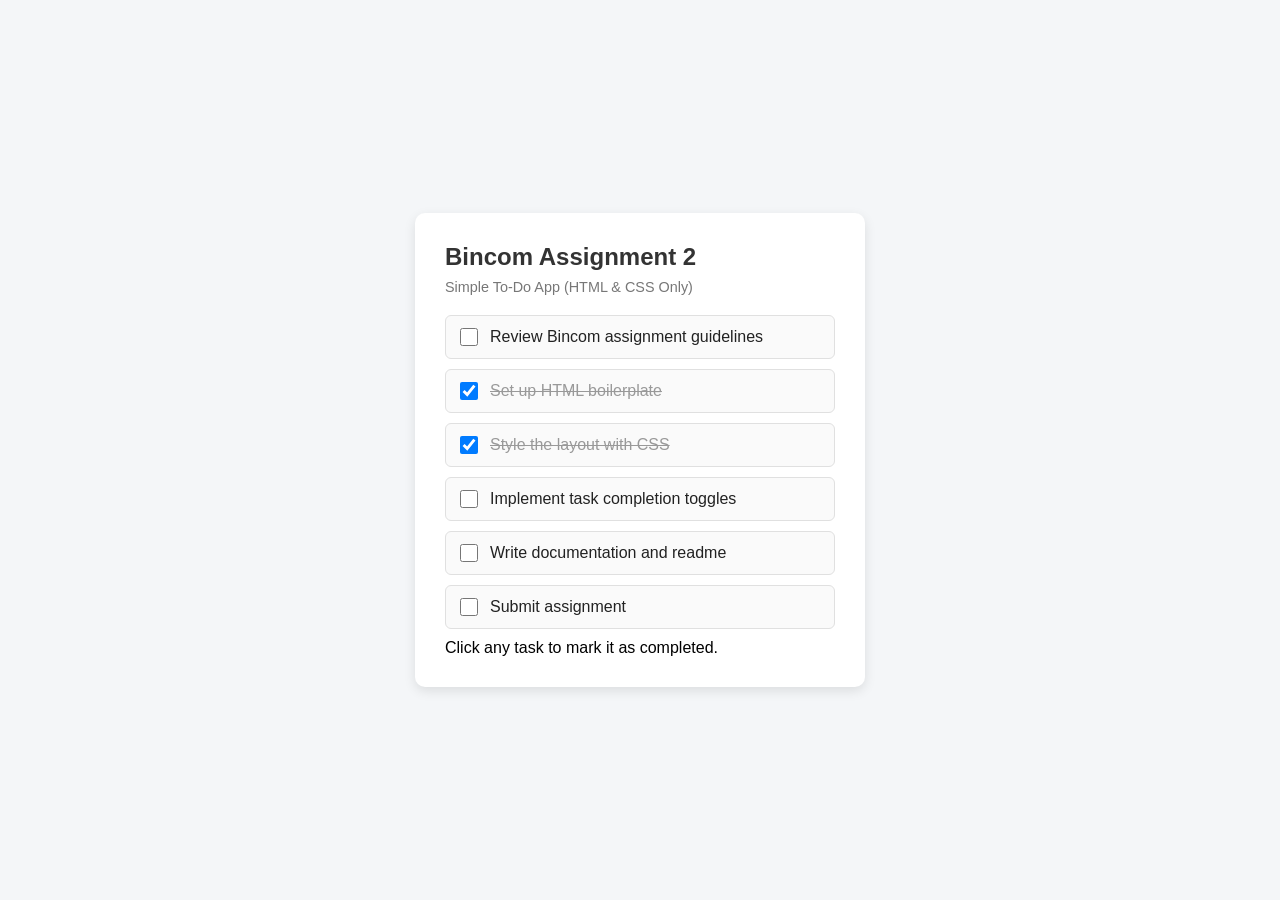
<file: assignment2/index.html>
<!DOCTYPE html>
<html lang="en">
<head>
  <meta charset="UTF-8" />
  <meta name="viewport" content="width=device-width, initial-scale=1.0" />
  <title>Bincom assignment 2</title>
  <style>
    * {
      box-sizing: border-box;
      margin: 0;
      padding: 0;
      font-family: Arial, sans-serif;
    }

    body {
      background-color: #f4f6f8;
      display: flex;
      justify-content: center;
      align-items: center;
      min-height: 100vh;
      padding: 20px;
    }

    .todo-container {
      background-color: #ffffff;
      width: 100%;
      max-width: 450px;
      padding: 30px;
      border-radius: 10px;
      box-shadow: 0 4px 12px rgba(0, 0, 0, 0.1);
    }

    h1 {
      font-size: 1.5rem;
      color: #333333;
      margin-bottom: 8px;
    }

    .subtitle {
      font-size: 0.9rem;
      color: #777777;
      margin-bottom: 20px;
    }

    .todo-list {
      list-style: none;
    }

    .todo-item {
      display: flex;
      align-items: center;
      padding: 12px 14px;
      border: 1px solid #e0e0e0;
      border-radius: 6px;
      margin-bottom: 10px;
      background-color: #fafafa;
      cursor: pointer;
      transition: background-color 0.2s ease;
    }

    .todo-item:hover {
      background-color: #f0f4f8;
    }

    .todo-item input[type="checkbox"] {
      width: 18px;
      height: 18px;
      margin-right: 12px;
      cursor: pointer;
      accent-color: #007bff;
    }

    .task-title {
      font-size: 1rem;
      color: #222222;
      transition: color 0.2s ease, text-decoration 0.2s ease;
    }

    /* Strikethrough effect when task is checked */
    .todo-item input[type="checkbox"]:checked ~ .task-title {
      text-decoration: line-through;
      color: #999999;
    }
  </style>
</head>
<body>

  <div class="todo-container">
    <h1>Bincom Assignment 2</h1>
    <p class="subtitle">Simple To-Do App (HTML &amp; CSS Only)</p>

    <ul class="todo-list">
      <li>
        <label class="todo-item">
          <input type="checkbox" />
          <span class="task-title">Review Bincom assignment guidelines</span>
        </label>
      </li>
      <li>
        <label class="todo-item">
          <input type="checkbox" checked />
          <span class="task-title">Set up HTML boilerplate</span>
        </label>
      </li>
      <li>
        <label class="todo-item">
          <input type="checkbox" checked />
          <span class="task-title">Style the layout with CSS</span>
        </label>
      </li>
      <li>
        <label class="todo-item">
          <input type="checkbox" />
          <span class="task-title">Implement task completion toggles</span>
        </label>
      </li>
      <li>
        <label class="todo-item">
          <input type="checkbox" />
          <span class="task-title">Write documentation and readme</span>
        </label>
      </li>
      <li>
        <label class="todo-item">
          <input type="checkbox" />
          <span class="task-title">Submit assignment</span>
        </label>
      </li>
    </ul>

    <div class="footer">
      Click any task to mark it as completed.
    </div>
  </div>

</body>
</html>
</file>
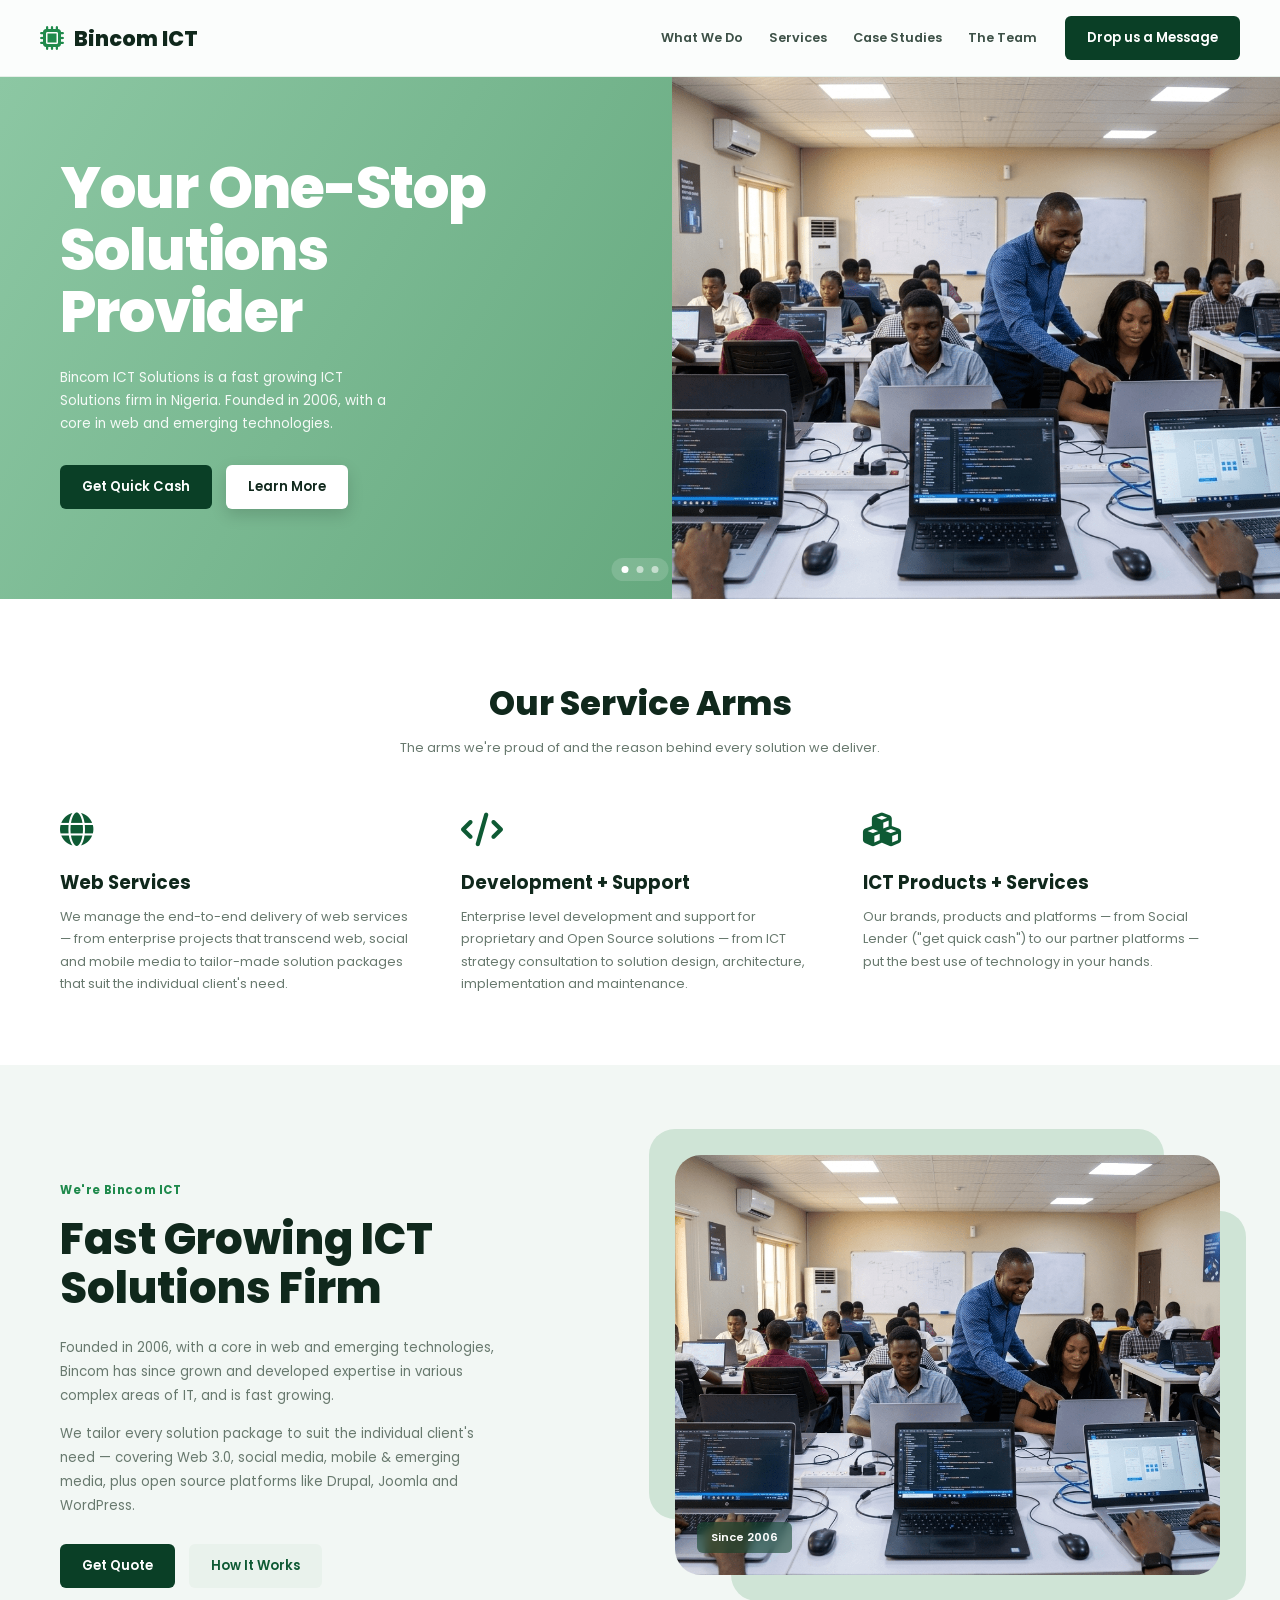
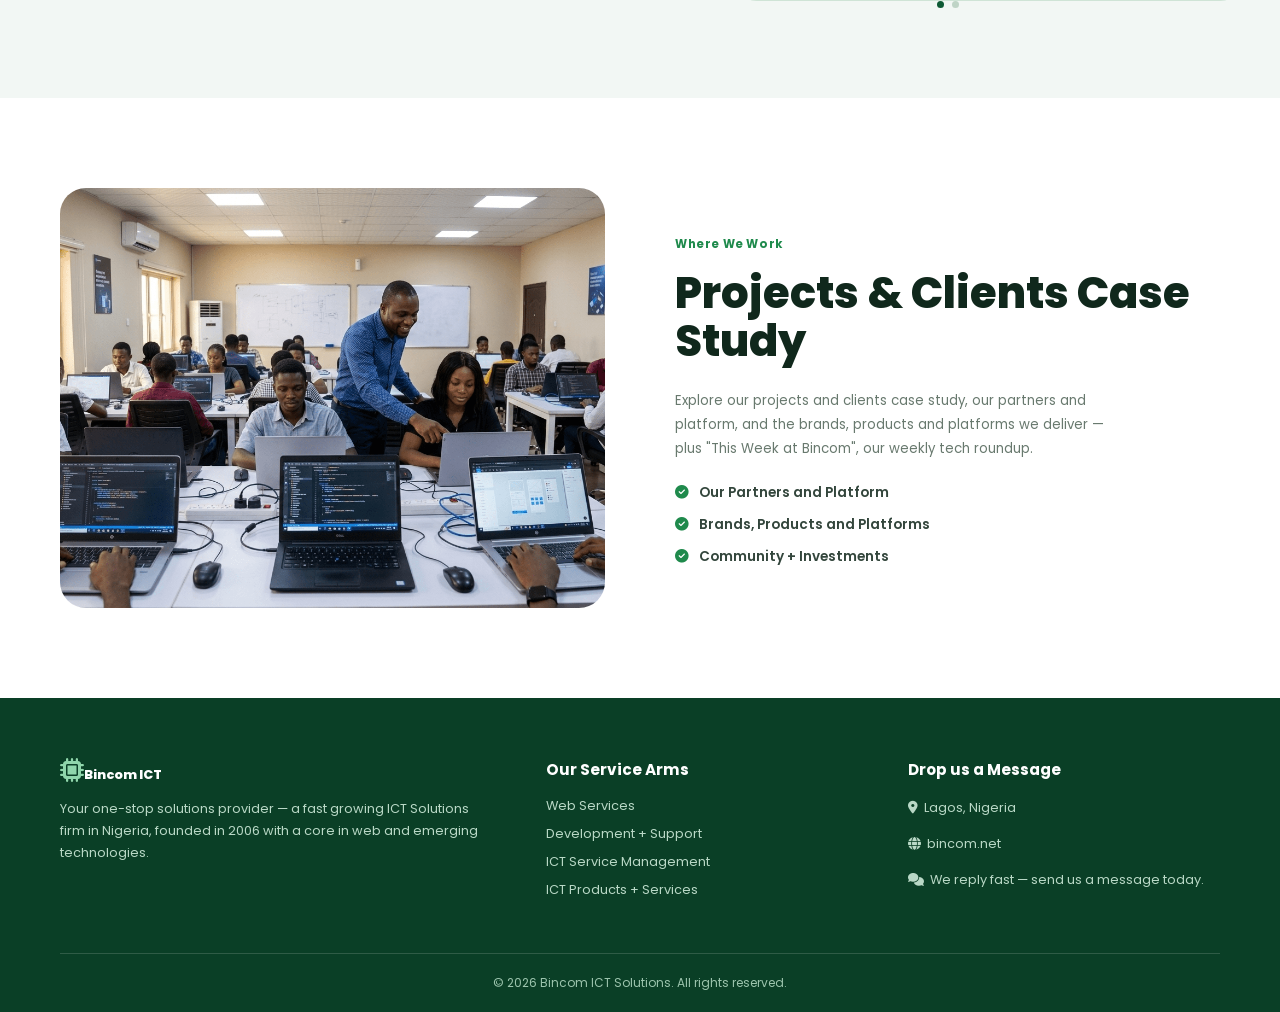
<file: assignment1.html>
<!DOCTYPE html>
<html lang="en">

<head>
    <meta charset="UTF-8">
    <meta name="viewport" content="width=device-width, initial-scale=1.0">
    <title>Bincom ICT — Your One-Stop Solutions Provider</title>

    <!-- Font Awesome -->
    <link rel="stylesheet" href="https://cdnjs.cloudflare.com/ajax/libs/font-awesome/6.5.2/css/all.min.css">
    <!-- Fonts -->
    <link rel="preconnect" href="https://fonts.googleapis.com">
    <link href="https://fonts.googleapis.com/css2?family=Poppins:wght@400;500;600;700;800&display=swap"
        rel="stylesheet">
    <link rel="stylesheet" href="./assets/css/assessment1.css">
</head>

<body>

    <div class="page">

        <!-- ===== Header ===== -->
        <header class="site-header">
            <a class="brand" href="#">
                <i class="fa-solid fa-microchip"></i><span>Bincom ICT</span>
            </a>
            <nav class="main-nav">
                <a href="#services">What We Do</a>
                <a href="#about">Services</a>
                <a href="#work">Case Studies</a>
                <a href="#footer">The Team</a>
            </nav>
            <a href="#footer" class="btn btn-dark">Drop us a Message</a>
        </header>

        <!-- ===== Hero ===== -->
        <section class="hero">
            <div class="hero-copy">
                <h1>Your One-Stop<br>Solutions<br>Provider</h1>
                <p>Bincom ICT Solutions is a fast growing ICT Solutions firm in Nigeria.
                    Founded in 2006, with a core in web and emerging technologies.</p>
                <div class="actions">
                    <a href="#services" class="btn btn-dark">Get Quick Cash</a>
                    <a href="#about" class="btn btn-light">Learn More</a>
                </div>
            </div>
            <div class="hero-media">
                <img src="assets/img/hero.png" alt="Bincom ICT solutions specialist">
            </div>
            <div class="dots">
                <span class="dot active"></span><span class="dot"></span><span class="dot"></span>
            </div>
        </section>

        <!-- ===== Service arms (3 columns) ===== -->
        <section class="features" id="services">
            <h2 class="section-title">Our Service Arms</h2>
            <p class="section-sub">The arms we're proud of and the reason behind every solution we deliver.</p>

            <div class="features-grid">
                <article class="feature">
                    <i class="fa-solid fa-globe"></i>
                    <h3>Web Services</h3>
                    <p>We manage the end-to-end delivery of web services — from enterprise projects
                        that transcend web, social and mobile media to tailor-made solution packages
                        that suit the individual client's need.</p>
                </article>

                <article class="feature">
                    <i class="fa-solid fa-code"></i>
                    <h3>Development + Support</h3>
                    <p>Enterprise level development and support for proprietary and Open Source
                        solutions — from ICT strategy consultation to solution design, architecture,
                        implementation and maintenance.</p>
                </article>

                <article class="feature">
                    <i class="fa-solid fa-cubes"></i>
                    <h3>ICT Products + Services</h3>
                    <p>Our brands, products and platforms — from Social Lender ("get quick cash")
                        to our partner platforms — put the best use of technology in your hands.</p>
                </article>
            </div>
        </section>

        <!-- ===== About / split section ===== -->
        <section class="about" id="about">
            <div class="about-copy">
                <span class="eyebrow">We're Bincom ICT</span>
                <h2 class="big">Fast Growing ICT Solutions Firm</h2>
                <p>Founded in 2006, with a core in web and emerging technologies, Bincom has since
                    grown and developed expertise in various complex areas of IT, and is fast growing.</p>
                <p>We tailor every solution package to suit the individual client's need — covering
                    Web 3.0, social media, mobile &amp; emerging media, plus open source platforms
                    like Drupal, Joomla and WordPress.</p>
                <div class="actions">
                    <a href="#footer" class="btn btn-dark">Get Quote</a>
                    <a href="#work" class="btn btn-ghost">How It Works</a>
                </div>
            </div>

            <div class="about-media-wrap">
                <div class="about-media">
                    <img src="assets/img/hero.png" alt="Bincom ICT professional at work">
                    <span class="badge">Since 2006</span>
                </div>
                <div class="dots dark">
                    <span class="dot active"></span><span class="dot"></span>
                </div>
            </div>
        </section>

        <!-- ===== Reversed split section ===== -->
        <section class="work" id="work">
            <div class="work-media">
                <img src="assets/img/hero.png" alt="Bincom ICT project delivery">
            </div>
            <div class="work-copy">
                <span class="eyebrow">Where We Work</span>
                <h2 class="big">Projects &amp; Clients Case Study</h2>
                <p>Explore our projects and clients case study, our partners and platform, and the
                    brands, products and platforms we deliver — plus "This Week at Bincom", our
                    weekly tech roundup.</p>
                <ul class="check-list">
                    <li><i class="fa-solid fa-circle-check"></i> Our Partners and Platform</li>
                    <li><i class="fa-solid fa-circle-check"></i> Brands, Products and Platforms</li>
                    <li><i class="fa-solid fa-circle-check"></i> Community + Investments</li>
                </ul>
            </div>
        </section>

        <!-- ===== Footer ===== -->
        <footer class="site-footer" id="footer">
            <div class="footer-grid">
                <div>
                    <a class="brand light" href="#"><i class="fa-solid fa-microchip"></i><span>Bincom ICT</span></a>
                    <p>Your one-stop solutions provider — a fast growing ICT Solutions firm in
                        Nigeria, founded in 2006 with a core in web and emerging technologies.</p>
                </div>
                <div>
                    <h4>Our Service Arms</h4>
                    <a href="#services">Web Services</a>
                    <a href="#services">Development + Support</a>
                    <a href="#services">ICT Service Management</a>
                    <a href="#services">ICT Products + Services</a>
                </div>
                <div>
                    <h4>Drop us a Message</h4>
                    <p><i class="fa-solid fa-location-dot"></i>&nbsp; Lagos, Nigeria</p>
                    <p><i class="fa-solid fa-globe"></i>&nbsp; bincom.net</p>
                    <p><i class="fa-solid fa-comments"></i>&nbsp; We reply fast — send us a message today.</p>
                </div>
            </div>
            <div class="footer-bottom">© 2026 Bincom ICT Solutions. All rights reserved.</div>
        </footer>

    </div>
</body>

</html>
</file>
<file: assets/css/assessment1.css>
:root {
            --primary: #1f8a4c;
            --primary-dark: #0e5a34;
            --primary-darker: #0a3f26;
            /* buttons / footer (was navy) */
            --hero-a: #8cc7a3;
            /* hero gradient (was blue) */
            --hero-b: #4e9668;
            --page-bg: #2e7a50;
            /* outer background (was blue) */
            --ink: #10281c;
            --muted: #68796e;
            --light: #f2f7f4;
        }

        * {
            margin: 0;
            padding: 0;
            box-sizing: border-box;
        }

        body {
            font-family: 'Poppins', sans-serif;
            background: var(--page-bg);
            color: var(--ink);
        }

        img {
            display: block;
            max-width: 100%;
        }

        a {
            text-decoration: none;
            color: inherit;
        }

        .page {
            margin: 0 auto;
            background: #fff;
        }

        /* ---------- Header ---------- */
        .site-header {
            display: flex;
            align-items: center;
            gap: 28px;
            padding: 16px 40px;
            background: #fbfdfc;
            border-bottom: 1px solid #e6efe9;
        }

        .brand {
            display: flex;
            align-items: center;
            gap: 10px;
            margin-right: auto;
            font-weight: 800;
            font-size: 1.3rem;
            color: var(--ink);
        }

        .brand i {
            color: var(--primary);
            font-size: 1.5rem;
        }

        .main-nav {
            display: flex;
            gap: 26px;
        }

        .main-nav a {
            font-size: .8rem;
            font-weight: 600;
            color: #3c5046;
        }

        .main-nav a:hover {
            color: var(--primary);
        }

        /* ---------- Buttons ---------- */
        .btn {
            display: inline-block;
            padding: 12px 22px;
            border-radius: 6px;
            font-size: .82rem;
            font-weight: 600;
            transition: .2s;
        }

        .btn-dark {
            background: var(--primary-darker);
            color: #fff;
        }

        .btn-dark:hover {
            background: var(--primary-dark);
        }

        .btn-light {
            background: #fff;
            color: var(--ink);
            box-shadow: 0 6px 16px rgba(0, 0, 0, .15);
        }

        .btn-ghost {
            background: #e9f2ec;
            color: var(--primary-dark);
        }

        /* ---------- Hero ---------- */
        .hero {
            position: relative;
            display: grid;
            grid-template-columns: 1.05fr .95fr;
            background: linear-gradient(120deg, var(--hero-a), var(--hero-b));
        }

        .hero-copy {
            padding: 80px 40px 90px 60px;
            color: #fff;
        }

        .hero-copy h1 {
            font-size: 3.6rem;
            line-height: 1.08;
            font-weight: 800;
            letter-spacing: -1px;
        }

        .hero-copy p {
            margin: 22px 0 30px;
            max-width: 340px;
            font-size: .85rem;
            line-height: 1.7;
            color: rgba(255, 255, 255, .92);
        }

        .hero-media {
            position: relative;
            min-height: 420px;
        }

        .hero-media img {
            position: absolute;
            inset: 0;
            width: 100%;
            height: 100%;
            object-fit: cover;
            object-position: center top;
        }

        /* slider dots pill */
        .dots {
            position: absolute;
            left: 50%;
            transform: translateX(-50%);
            bottom: 18px;
            display: flex;
            gap: 8px;
            padding: 8px 10px;
            border-radius: 20px;
            background: rgba(255, 255, 255, .15);
        }

        .dot {
            width: 7px;
            height: 7px;
            border-radius: 50%;
            background: rgba(255, 255, 255, .55);
        }

        .dot.active {
            background: #fff;
        }

        /* ---------- Features ---------- */
        .features {
            padding: 80px 60px 70px;
            text-align: center;
        }

        .section-title {
            font-size: 2.1rem;
            font-weight: 800;
        }

        .section-sub {
            margin-top: 10px;
            font-size: .8rem;
            color: var(--muted);
        }

        .features-grid {
            margin-top: 56px;
            display: grid;
            grid-template-columns: repeat(3, 1fr);
            gap: 44px;
            text-align: left;
        }

        .feature i {
            font-size: 2.1rem;
            color: var(--primary-dark);
        }

        .feature h3 {
            margin: 20px 0 10px;
            font-size: 1.15rem;
            font-weight: 700;
        }

        .feature p {
            font-size: .8rem;
            line-height: 1.75;
            color: var(--muted);
        }

        /* ---------- About split ---------- */
        .about {
            background: var(--light);
            padding: 90px 60px;
            display: grid;
            grid-template-columns: 1fr 1fr;
            gap: 70px;
            align-items: center;
        }

        .eyebrow {
            font-size: .72rem;
            font-weight: 700;
            letter-spacing: .6px;
            color: var(--primary);
        }

        .big {
            margin: 14px 0 24px;
            font-size: 2.7rem;
            line-height: 1.12;
            font-weight: 800;
        }

        .about-copy p,
        .work-copy p {
            font-size: .83rem;
            line-height: 1.8;
            color: var(--muted);
            margin-bottom: 14px;
            max-width: 440px;
        }

        .actions {
            display: flex;
            gap: 14px;
            margin-top: 26px;
        }

        .about-media {
            position: relative;
        }

        .about-media::before,
        .about-media::after {
            content: "";
            position: absolute;
            background: #cfe4d6;
            border-radius: 26px;
        }

        .about-media::before {
            top: -26px;
            left: -26px;
            right: 56px;
            bottom: 56px;
        }

        .about-media::after {
            right: -26px;
            bottom: -26px;
            top: 56px;
            left: 56px;
        }

        .about-media img {
            position: relative;
            z-index: 1;
            width: 100%;
            height: 420px;
            object-fit: cover;
            border-radius: 26px;
        }

        .badge {
            position: absolute;
            z-index: 2;
            left: 22px;
            bottom: 22px;
            background: rgba(10, 63, 38, .55);
            backdrop-filter: blur(4px);
            color: #fff;
            font-size: .7rem;
            font-weight: 600;
            padding: 7px 14px;
            border-radius: 6px;
        }

        .about-media-wrap .dots {
            position: static;
            transform: none;
            justify-content: center;
            margin-top: 26px;
            padding: 0;
            background: none;
        }

        .dots.dark .dot {
            background: #bfd4c6;
        }

        .dots.dark .dot.active {
            background: var(--primary-dark);
        }

        /* ---------- Work split ---------- */
        .work {
            padding: 90px 60px;
            display: grid;
            grid-template-columns: 1fr 1fr;
            gap: 70px;
            align-items: center;
            background: #fff;
        }

        .work-media img {
            width: 100%;
            height: 420px;
            object-fit: cover;
            border-radius: 26px;
        }

        .check-list {
            list-style: none;
            margin-top: 22px;
            display: grid;
            gap: 12px;
        }

        .check-list li {
            display: flex;
            gap: 10px;
            align-items: center;
            font-size: .85rem;
            font-weight: 600;
            color: #33463c;
        }

        .check-list i {
            color: var(--primary);
        }

        /* ---------- Footer ---------- */
        .site-footer {
            background: var(--primary-darker);
            color: #cfe6d8;
            padding: 60px 60px 0;
        }

        .footer-grid {
            display: grid;
            grid-template-columns: 1.4fr 1fr 1fr;
            gap: 50px;
            padding-bottom: 44px;
        }

        .brand.light {
            color: #fff;
            margin-right: 0;
        }

        .brand.light i {
            color: #8fd6ab;
        }

        .site-footer p {
            font-size: .8rem;
            line-height: 1.7;
            margin-top: 14px;
            color: #b9d8c6;
        }

        .site-footer h4 {
            color: #fff;
            font-size: .95rem;
            margin-bottom: 16px;
        }

        .site-footer h4+p {
            margin-top: 0;
        }

        .site-footer a {
            display: block;
            font-size: .8rem;
            margin-bottom: 10px;
            color: #b9d8c6;
        }

        .site-footer a:hover {
            color: #fff;
        }

        .footer-bottom {
            border-top: 1px solid rgba(255, 255, 255, .15);
            padding: 20px 0;
            font-size: .75rem;
            color: #9cc4ad;
            text-align: center;
        }

        /* ---------- Responsive ---------- */
        @media (max-width: 960px) {
            .main-nav {
                display: none;
            }

            .hero {
                grid-template-columns: 1fr;
            }

            .hero-copy {
                padding: 60px 30px 80px;
            }

            .hero-copy h1 {
                font-size: 2.6rem;
            }

            .hero-media {
                min-height: 340px;
            }

            .features-grid {
                grid-template-columns: 1fr;
                gap: 34px;
            }

            .about,
            .work {
                grid-template-columns: 1fr;
                gap: 50px;
                padding: 60px 30px;
            }

            .big {
                font-size: 2.1rem;
            }

            .footer-grid {
                grid-template-columns: 1fr;
                gap: 30px;
            }

            .site-footer {
                padding: 50px 30px 0;
            }
        }
</file>
